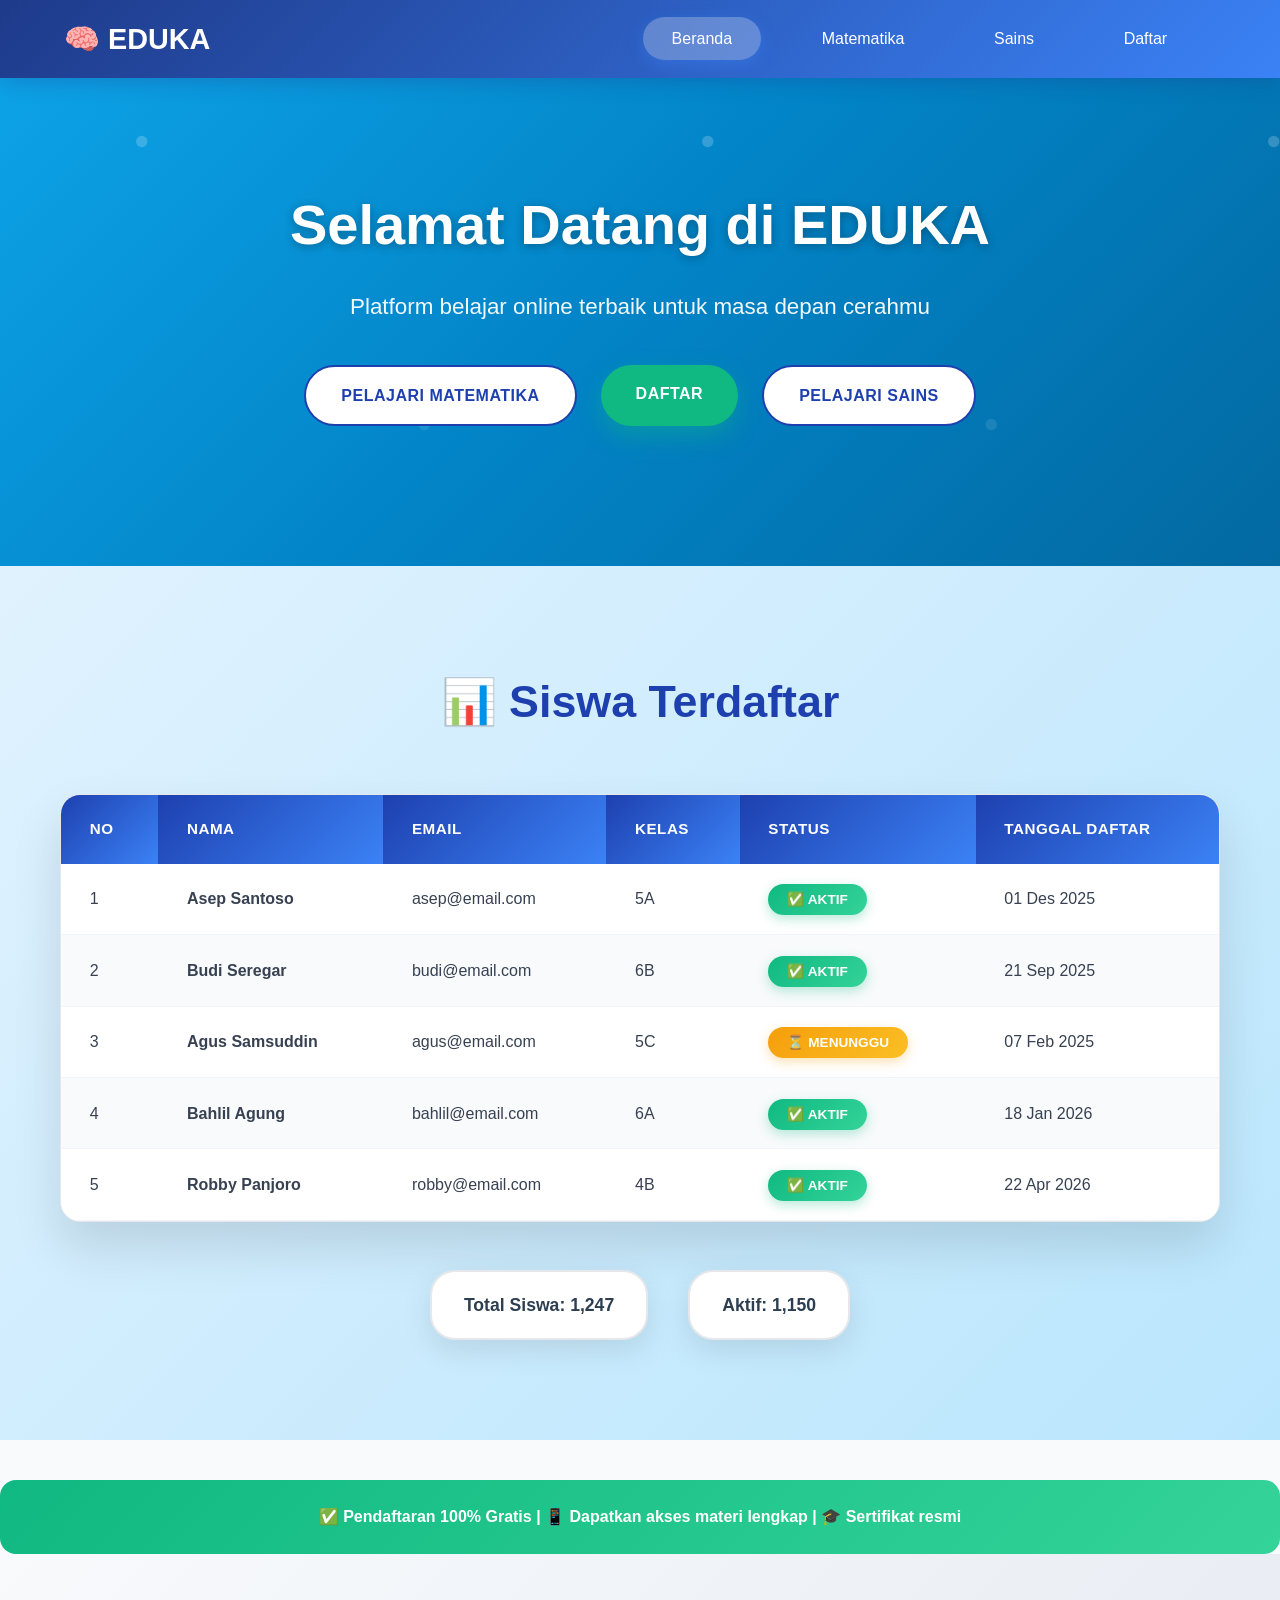
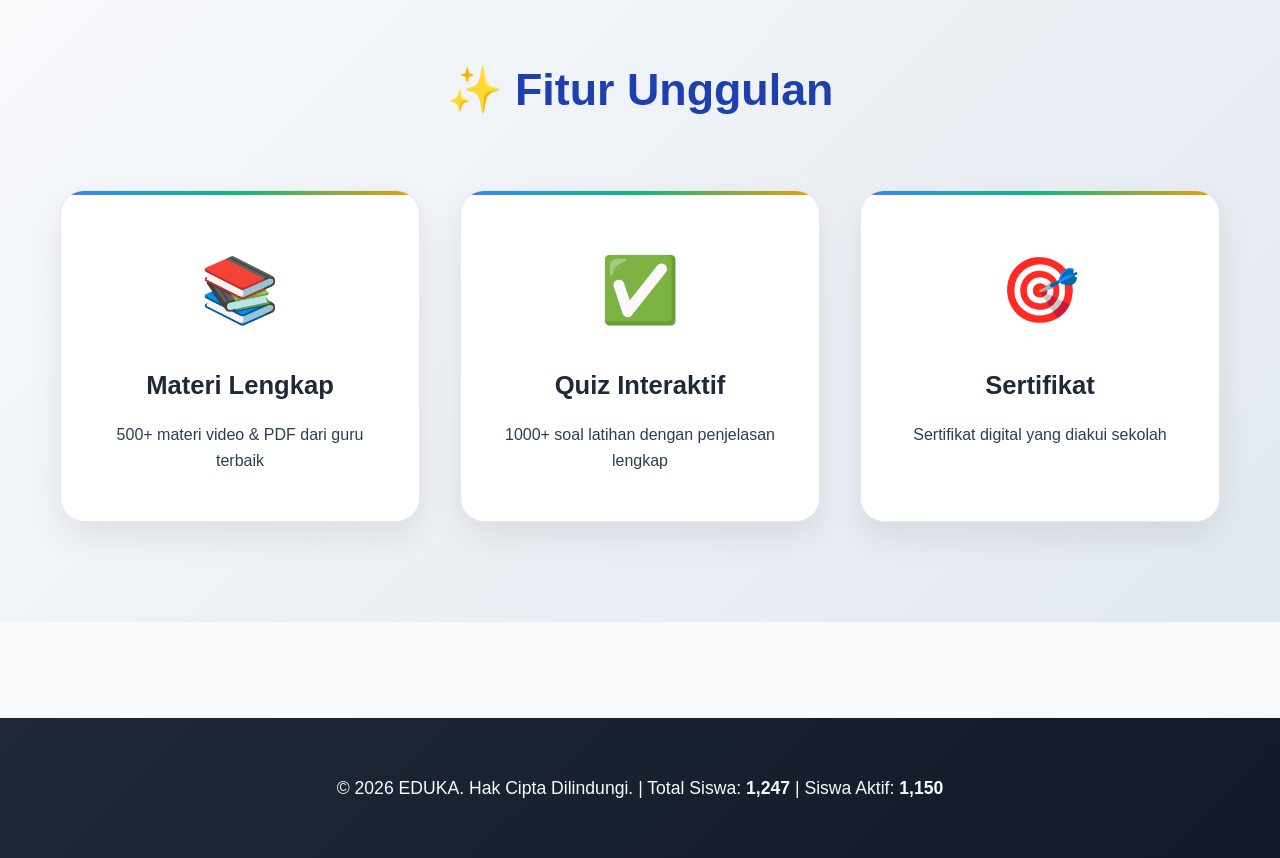
<file: index.html>
<!doctype html>
<html lang="id">
  <head>
    <meta charset="UTF-8" />
    <meta name="viewport" content="width=device-width, initial-scale=1.0" />
    <title>EDUKA - Platform Belajar Online</title>
    <link rel="stylesheet" href="style.css" />
  </head>
  <body>
    <header>
      <nav class="navbar">
        <div class="nav-inner">
          <div class="logo">
            <h2>🧠 EDUKA</h2>
          </div>
          <button class="hamburger" id="hamburger" aria-label="Toggle menu">
            <span></span><span></span><span></span>
          </button>
          <ul class="nav-menu" id="nav-menu">
            <li><a href="#home" class="active">Beranda</a></li>
            <li><a href="matematika.html">Matematika</a></li>
            <li><a href="sains.html">Sains</a></li>
            <li><a href="daftar.html">Daftar</a></li>
          </ul>
        </div>
      </nav>
    </header>

    <main>
      <section class="hero" id="home">
        <div class="hero-content">
          <h1>Selamat Datang di EDUKA</h1>
          <p>Platform belajar online terbaik untuk masa depan cerahmu</p>
          <div class="cta-buttons">
            <a href="matematika.html" class="btn btn-secondary"
              >Pelajari Matematika</a>
              <a href="daftar.html" class="btn btn-primary">Daftar</a>
            <a href="sains.html" class="btn btn-secondary">Pelajari Sains</a>
          </div>
        </div>
      </section>
      <!-- Tabel Siswa Terdaftar -->
      <section class="table-section">
        <div class="container">
          <h2>📊 Siswa Terdaftar</h2>
          <div class="table-container">
            <table class="students-table">
              <thead>
                <tr>
                  <th>No</th>
                  <th>Nama</th>
                  <th>Email</th>
                  <th>Kelas</th>
                  <th>Status</th>
                  <th>Tanggal Daftar</th>
                </tr>
              </thead>
              <tbody>
                <tr>
                  <td>1</td>
                  <td><strong>Asep Santoso</strong></td>
                  <td>asep@email.com</td>
                  <td>5A</td>
                  <td><span class="status active">✅ Aktif</span></td>
                  <td>01 Des 2025</td>
                </tr>
                <tr>
                  <td>2</td>
                  <td><strong>Budi Seregar</strong></td>
                  <td>budi@email.com</td>
                  <td>6B</td>
                  <td><span class="status active">✅ Aktif</span></td>
                  <td>21 Sep 2025</td>
                </tr>
                <tr>
                  <td>3</td>
                  <td><strong>Agus Samsuddin</strong></td>
                  <td>agus@email.com</td>
                  <td>5C</td>
                  <td><span class="status pending">⏳ Menunggu</span></td>
                  <td>07 Feb 2025</td>
                </tr>
                <tr>
                  <td>4</td>
                  <td><strong>Bahlil Agung</strong></td>
                  <td>bahlil@email.com</td>
                  <td>6A</td>
                  <td><span class="status active">✅ Aktif</span></td>
                  <td>18 Jan 2026</td>
                </tr>
                <tr>
                  <td>5</td>
                  <td><strong>Robby Panjoro</strong></td>
                  <td>robby@email.com</td>
                  <td>4B</td>
                  <td><span class="status active">✅ Aktif</span></td>
                  <td>22 Apr 2026</td>
                </tr>
              </tbody>
            </table>
          </div>
          <div class="table-stats">
            <span class="stat-item">Total Siswa: <strong>1,247</strong></span>
            <span class="stat-item">Aktif: <strong>1,150</strong></span>
          </div>
        </div>
      </section>

          <div class="form-info">
            <p>
              ✅ <strong>Pendaftaran 100% Gratis</strong> | 📱 Dapatkan akses
              materi lengkap | 🎓 Sertifikat resmi
            </p>
          </div>
        </div>
      </section>

      <section class="features">
        <div class="container">
          <h2>✨ Fitur Unggulan</h2>
          <div class="feature-grid">
            <div class="feature-card">
              <div class="feature-icon">📚</div>
              <h3>Materi Lengkap</h3>
              <p>500+ materi video & PDF dari guru terbaik</p>
            </div>
            <div class="feature-card">
              <div class="feature-icon">✅</div>
              <h3>Quiz Interaktif</h3>
              <p>1000+ soal latihan dengan penjelasan lengkap</p>
            </div>
            <div class="feature-card">
              <div class="feature-icon">🎯</div>
              <h3>Sertifikat</h3>
              <p>Sertifikat digital yang diakui sekolah</p>
            </div>
          </div>
        </div>
      </section>
    </main>

    <footer>
      <div class="container">
        <p>
          &copy; 2026 EDUKA. Hak Cipta Dilindungi. | Total Siswa:
          <strong>1,247</strong> | Siswa Aktif: <strong>1,150</strong>
        </p>
      </div>
    </footer>
    <script>
      const hamburger = document.getElementById('hamburger');
      const navMenu = document.getElementById('nav-menu');
      hamburger.addEventListener('click', () => {
        hamburger.classList.toggle('open');
        navMenu.classList.toggle('open');
      });
      navMenu.querySelectorAll('a').forEach(a => {
        a.addEventListener('click', () => {
          hamburger.classList.remove('open');
          navMenu.classList.remove('open');
        });
      });
    </script>
  </body>
</html>
</file>
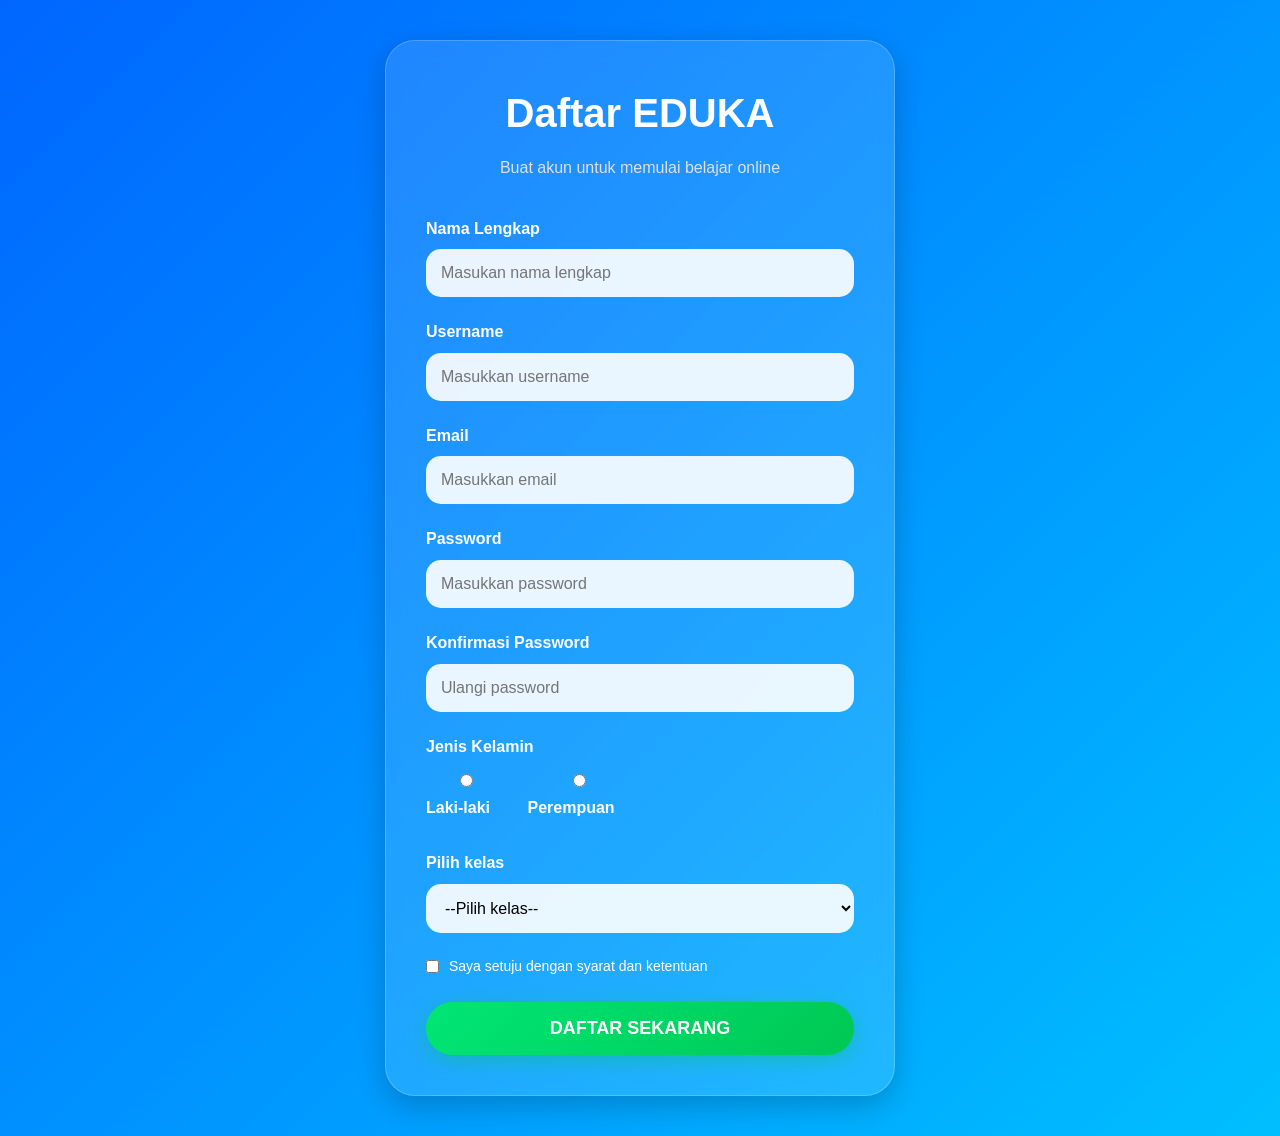
<file: daftar.html>
<!doctype html>
<html lang="id">
  <head>
    <meta charset="UTF-8" />
    <meta name="viewport" content="width=device-width, initial-scale=1.0" />
    <title>DAFTAR EDUKA</title>
    <link rel="stylesheet" href="style.css" />
  </head>

  <body class="halaman-daftar">
    <div class="container">
      <div class="form-box">
        <h1>Daftar EDUKA</h1>
        <p>Buat akun untuk memulai belajar online</p>
        <form>
          <div class="input-box">
            <label>Nama Lengkap</label>
            <input type="text" placeholder="Masukan nama lengkap" required />
          </div>
          <div class="input-box">
            <label>Username</label>
            <input type="text" placeholder="Masukkan username" required />
          </div>
          <div class="input-box">
            <label>Email</label>
            <input type="email" placeholder="Masukkan email" required />
          </div>
          <div class="input-box">
            <label>Password</label>
            <input type="password" placeholder="Masukkan password" required />
          </div>
          <div class="input-box">
            <label>Konfirmasi Password</label>
            <input type="password" placeholder="Ulangi password" required />
          </div>
          <div class="input-box">
            <label>Jenis Kelamin</label>
            <div class="radio-group">
              <label> <input type="radio" name="jk" /> Laki-laki</label>
              <label> <input type="radio" name="jk" /> Perempuan</label>
            </div>
          </div>
          <div class="input-box">
            <label>Pilih kelas</label>
            <select required>
              <option value="">--Pilih kelas--</option>
              <option>Kelas Matematika</option>
              <option>Kelas Sains</option>
            </select>
          </div>
          <div class="checkbox">
            <input type="checkbox" required />
            <span>Saya setuju dengan syarat dan ketentuan</span>
          </div>
          <button type="submit" class="btn-daftar">DAFTAR SEKARANG</button>
        </form>
      </div>
    </div>
  </body>
</html>
</file>
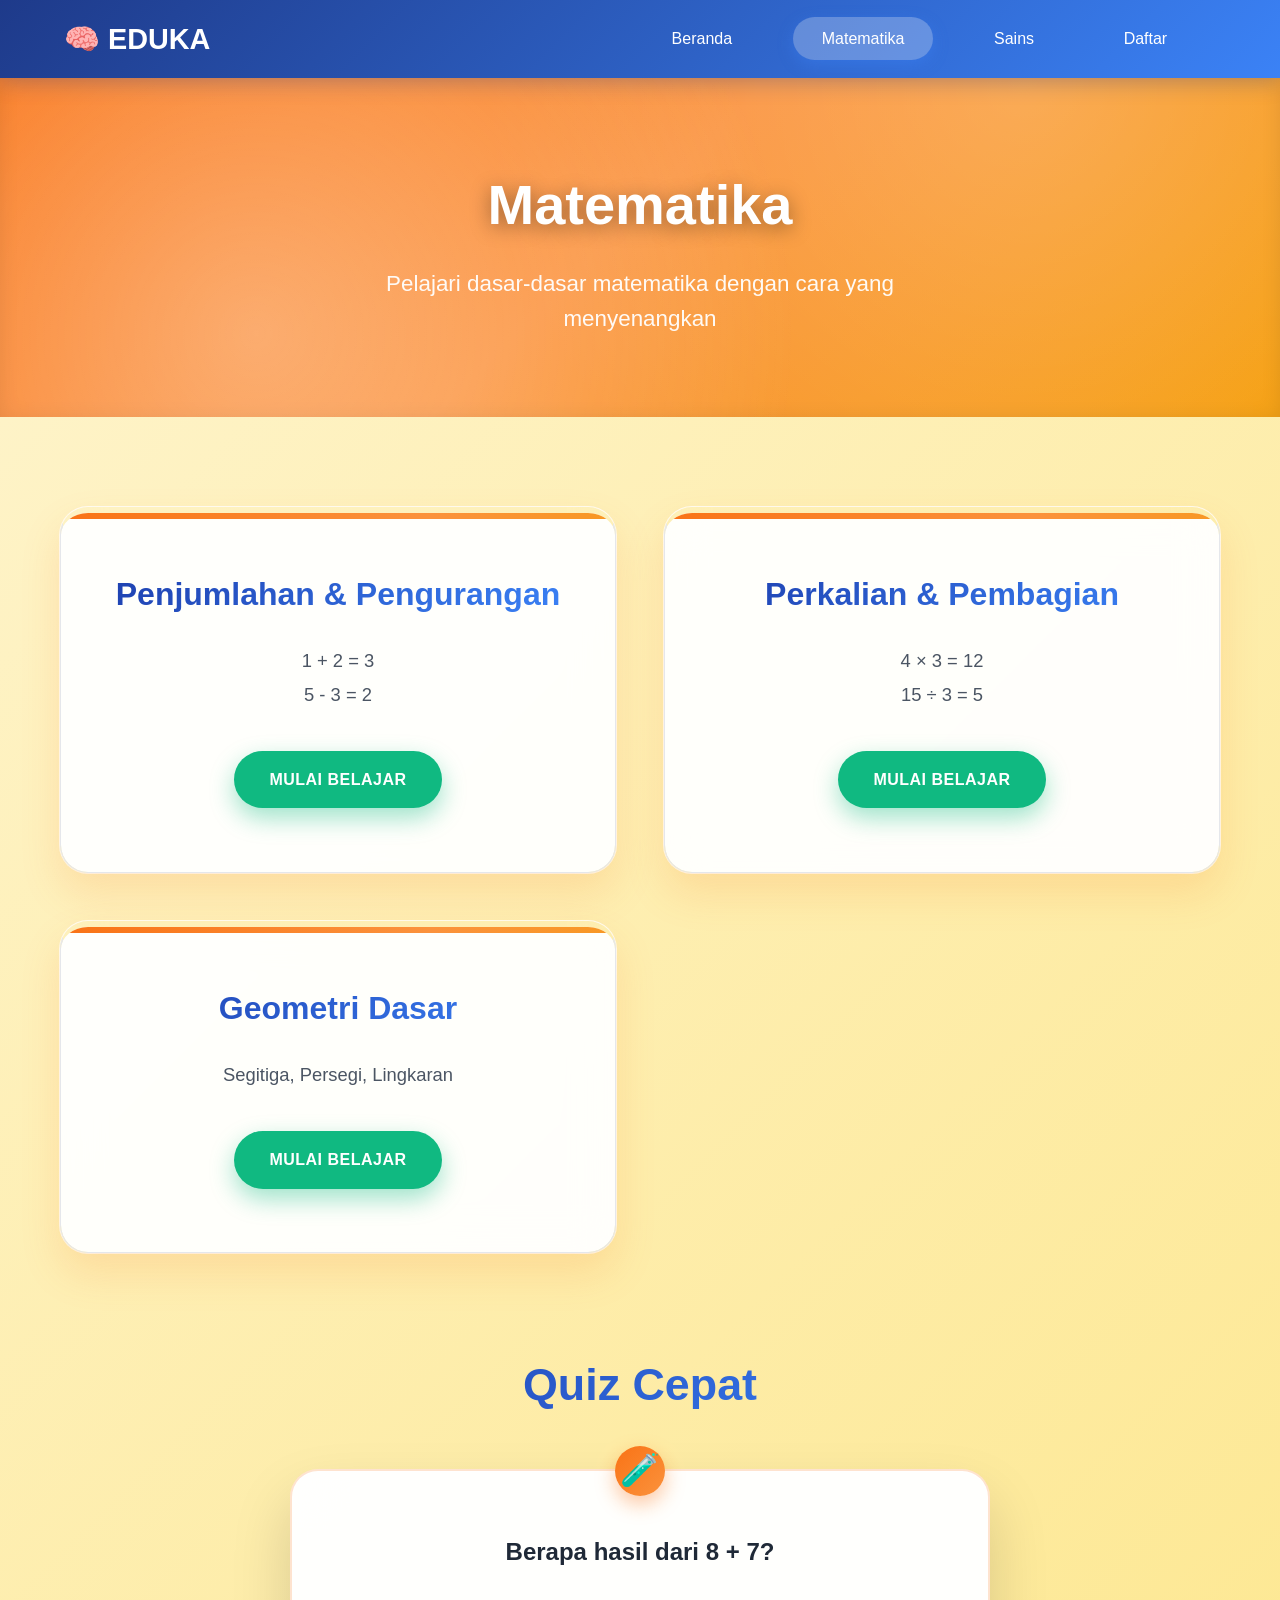
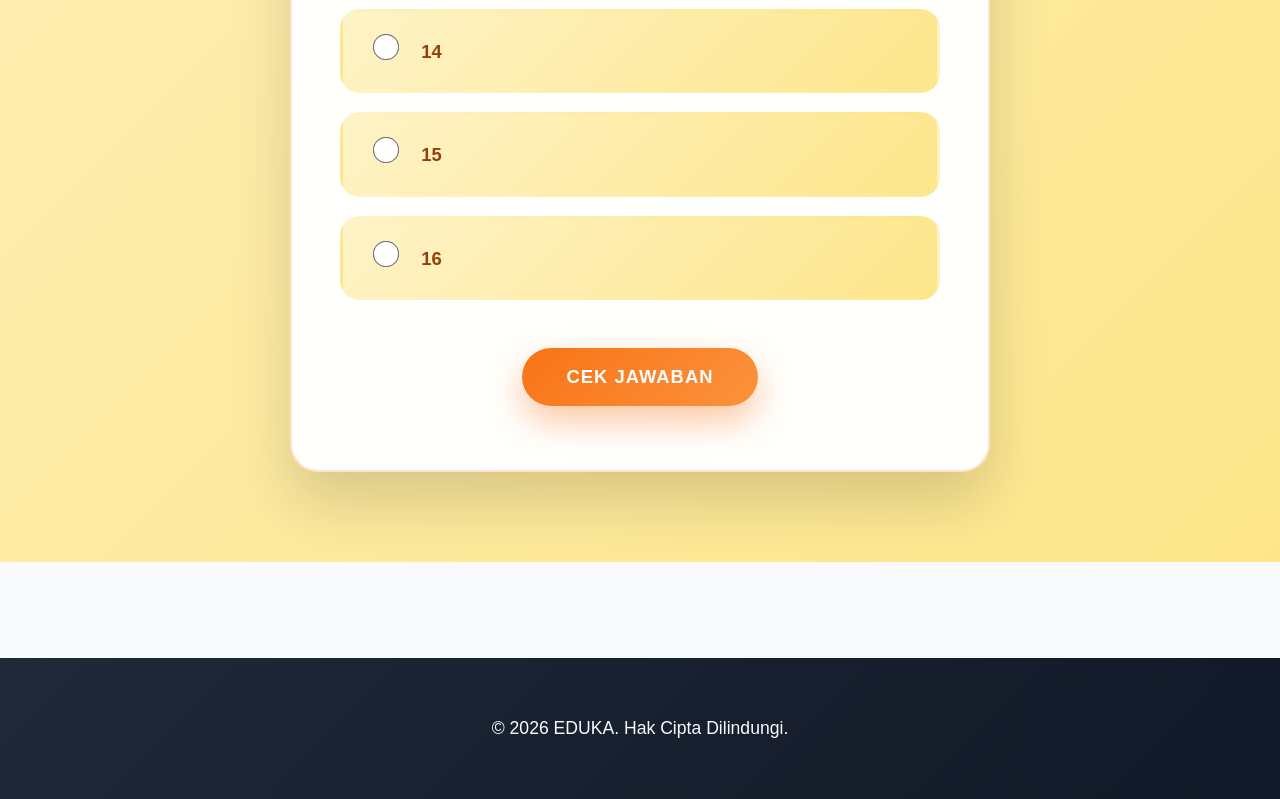
<file: matematika.html>
<!doctype html>
<html lang="id">
  <head>
    <meta charset="UTF-8" />
    <meta name="viewport" content="width=device-width, initial-scale=1.0" />
    <title>Matematika - EDUKA</title>
    <link rel="stylesheet" href="style.css" />
  </head>

  <body>
    <header>
      <nav class="navbar">
        <div class="nav-inner">
          <div class="logo">
            <h2>🧠 EDUKA</h2>
          </div>
          <button class="hamburger" id="hamburger" aria-label="Toggle menu">
            <span></span><span></span><span></span>
          </button>
          <ul class="nav-menu" id="nav-menu">
            <li><a href="index.html">Beranda</a></li>
            <li><a href="matematika.html" class="active">Matematika</a></li>
            <li><a href="sains.html">Sains</a></li>
            <li><a href="daftar.html">Daftar</a></li>
          </ul>
        </div>
      </nav>
    </header>

    <main>
      <section class="page-header">
        <div class="container">
          <h1>Matematika</h1>
          <p>Pelajari dasar-dasar matematika dengan cara yang menyenangkan</p>
        </div>
      </section>

      <section class="content">
        <div class="container">
          <div class="lesson-grid">
            <div class="lesson-card">
              <h3>Penjumlahan & Pengurangan</h3>
              <p>1 + 2 = 3<br />5 - 3 = 2</p>
              <a href="#" class="btn btn-primary">Mulai Belajar</a>
            </div>
            <div class="lesson-card">
              <h3>Perkalian & Pembagian</h3>
              <p>4 × 3 = 12<br />15 ÷ 3 = 5</p>
              <a href="#" class="btn btn-primary">Mulai Belajar</a>
            </div>
            <div class="lesson-card">
              <h3>Geometri Dasar</h3>
              <p>Segitiga, Persegi, Lingkaran</p>
              <a href="#" class="btn btn-primary">Mulai Belajar</a>
            </div>
          </div>

          <div class="quiz-section">
            <h2>Quiz Cepat</h2>
            <div class="quiz">
              <p>Berapa hasil dari 8 + 7?</p>
              <div class="quiz-options">
                <label><input type="radio" name="q1" /> 14</label>
                <label><input type="radio" name="q1" /> 15</label>
                <label><input type="radio" name="q1" /> 16</label>
              </div>
              <button class="btn btn-success">Cek Jawaban</button>
            </div>
          </div>
        </div>
      </section>
    </main>

    <footer>
      <div class="container">
        <p>&copy; 2026 EDUKA. Hak Cipta Dilindungi.</p>
      </div>
    </footer>
    <script>
      const hamburger = document.getElementById('hamburger');
      const navMenu = document.getElementById('nav-menu');
      hamburger.addEventListener('click', () => {
        hamburger.classList.toggle('open');
        navMenu.classList.toggle('open');
      });
    </script>
  </body>
</html>
</file>
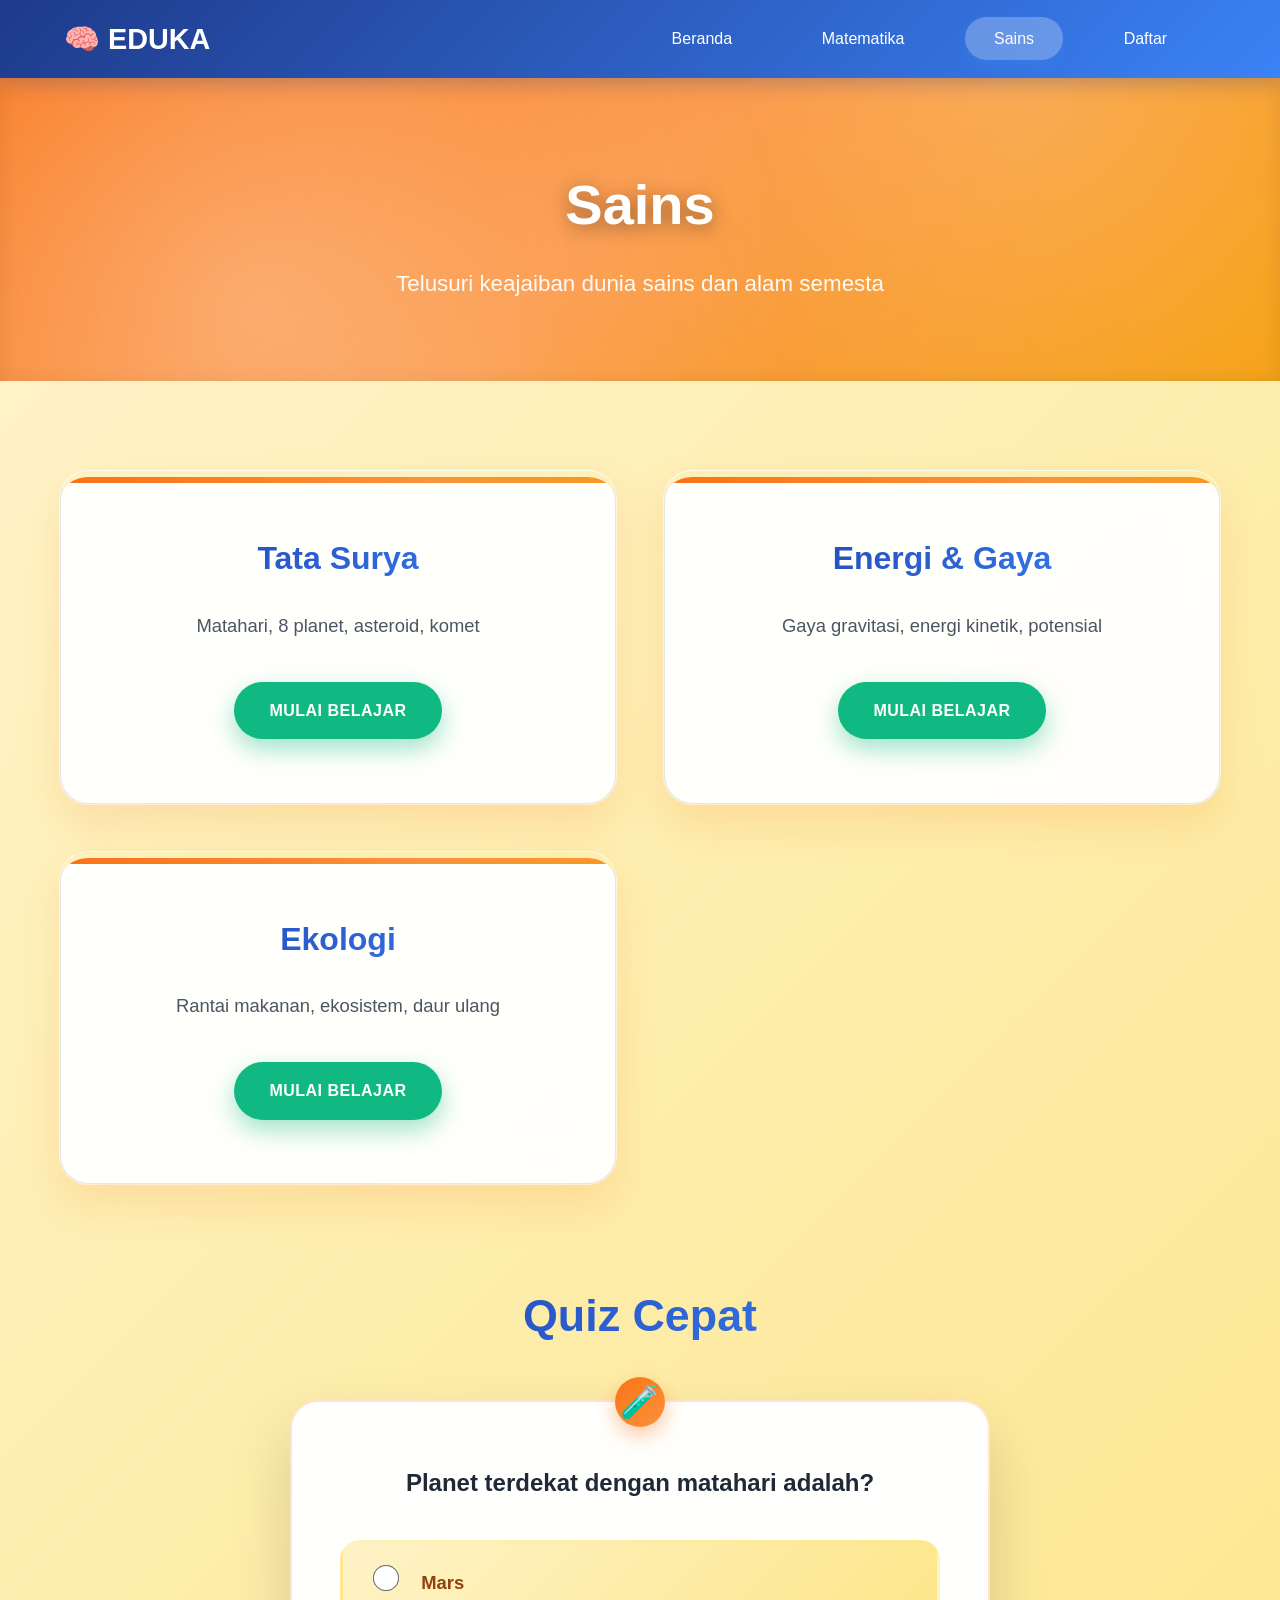
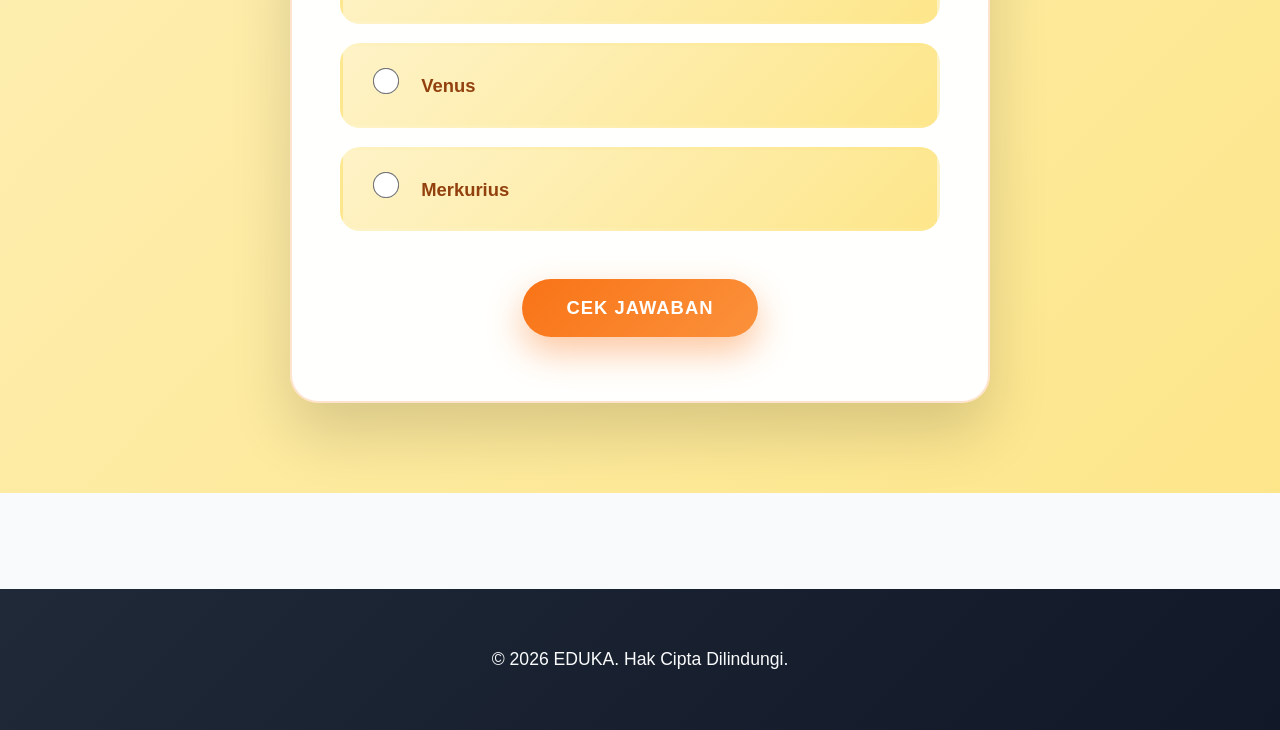
<file: sains.html>
<!doctype html>
<html lang="id">
  <head>
    <meta charset="UTF-8" />
    <meta name="viewport" content="width=device-width, initial-scale=1.0" />
    <title>Sains - EDUKA</title>
    <link rel="stylesheet" href="style.css" />
  </head>
  <body>
    <header>
      <nav class="navbar">
        <div class="nav-inner">
          <div class="logo">
            <h2>🧠 EDUKA</h2>
          </div>
          <button class="hamburger" id="hamburger" aria-label="Toggle menu">
            <span></span><span></span><span></span>
          </button>
          <ul class="nav-menu" id="nav-menu">
            <li><a href="index.html">Beranda</a></li>
            <li><a href="matematika.html">Matematika</a></li>
            <li><a href="sains.html" class="active">Sains</a></li>
            <li><a href="daftar.html">Daftar</a></li>
          </ul>
        </div>
      </nav>
    </header>

    <main>
      <section class="page-header">
        <div class="container">
          <h1>Sains</h1>
          <p>Telusuri keajaiban dunia sains dan alam semesta</p>
        </div>
      </section>

      <section class="content">
        <div class="container">
          <div class="lesson-grid">
            <div class="lesson-card">
              <h3>Tata Surya</h3>
              <p>Matahari, 8 planet, asteroid, komet</p>
              <a href="#" class="btn btn-primary">Mulai Belajar</a>
            </div>
            <div class="lesson-card">
              <h3>Energi & Gaya</h3>
              <p>Gaya gravitasi, energi kinetik, potensial</p>
              <a href="#" class="btn btn-primary">Mulai Belajar</a>
            </div>
            <div class="lesson-card">
              <h3>Ekologi</h3>
              <p>Rantai makanan, ekosistem, daur ulang</p>
              <a href="#" class="btn btn-primary">Mulai Belajar</a>
            </div>
          </div>

          <div class="quiz-section">
            <h2>Quiz Cepat</h2>
            <div class="quiz">
              <p>Planet terdekat dengan matahari adalah?</p>
              <div class="quiz-options">
                <label><input type="radio" name="q2" /> Mars</label>
                <label><input type="radio" name="q2" /> Venus</label>
                <label><input type="radio" name="q2" /> Merkurius</label>
              </div>
              <button class="btn btn-success">Cek Jawaban</button>
            </div>
          </div>
        </div>
      </section>
    </main>

    <footer>
      <div class="container">
        <p>&copy; 2026 EDUKA. Hak Cipta Dilindungi.</p>
      </div>
    </footer>
    <script>
      const hamburger = document.getElementById('hamburger');
      const navMenu = document.getElementById('nav-menu');
      hamburger.addEventListener('click', () => {
        hamburger.classList.toggle('open');
        navMenu.classList.toggle('open');
      });
    </script>
  </body>
</html>
</file>
<file: style.css>
* {
  margin: 0;
  padding: 0;
  box-sizing: border-box;
}

body {
  font-family: "Segoe UI", Tahoma, Geneva, Verdana, sans-serif;
  line-height: 1.6;
  color: #2c3e50;
  background: #f8fafc;
}

/* Container */

.container {
  max-width: 1200px;
  margin: 0 auto;
  padding: 0 20px;
}

/* Navbar - Navy Blue Modern */

.navbar {
  background: linear-gradient(135deg, #1e3a8a 0%, #3b82f6 100%);
  padding: 1.2rem 0;
  position: fixed;
  width: 100%;
  top: 0;
  z-index: 1000;
  box-shadow: 0 4px 20px rgba(30, 58, 138, 0.3);
}

.logo h2 {
  color: #ffffff;
  margin: 0;
  font-size: 1.8rem;
}

.nav-menu {
  list-style: none;
  display: flex;
  justify-content: flex-end;
  gap: 2rem;
  align-items: center;
  margin: 0;
  padding: 0 20px;
}

.nav-menu a {
  color: #ffffff;
  text-decoration: none;
  padding: 0.8rem 1.8rem;
  border-radius: 25px;
  transition: all 0.3s ease;
  font-weight: 500;
  font-size: 1rem;
}

.nav-menu a:hover,
.nav-menu a.active {
  background: rgba(255, 255, 255, 0.25);
  transform: translateY(-2px);
  box-shadow: 0 5px 15px rgba(59, 130, 246, 0.4);
}

/* Hero - Clean Teal Gradient */

.hero {
  background: linear-gradient(135deg, #0ea5e9 0%, #0284c7 50%, #0369a1 100%);
  padding: 180px 0 140px;
  text-align: center;
  color: white;
  position: relative;
  overflow: hidden;
}

.hero::before {
  content: "";
  position: absolute;
  top: 0;
  left: 0;
  right: 0;
  bottom: 0;
  background: url('data:image/svg+xml,<svg xmlns="http://www.w3.org/2000/svg" viewBox="0 0 100 100"><circle cx="25" cy="25" r="1" fill="rgba(255,255,255,0.2)"/><circle cx="75" cy="75" r="1" fill="rgba(255,255,255,0.1)"/></svg>');
}

.hero h1 {
  font-size: 3.5rem;
  margin-bottom: 1.2rem;
  font-weight: 800;
  text-shadow: 0 2px 10px rgba(0, 0, 0, 0.3);
}

.hero p {
  font-size: 1.4rem;
  margin-bottom: 2.5rem;
  opacity: 0.95;
  max-width: 600px;
  margin-left: auto;
  margin-right: auto;
}

.cta-buttons {
  display: flex;
  gap: 1.5rem;
  justify-content: center;
  flex-wrap: wrap;
}

/* Buttons - High Contrast */

.btn {
  padding: 16px 35px;
  border-radius: 50px;
  text-decoration: none;
  font-weight: 700;
  font-size: 1rem;
  transition: all 0.3s cubic-bezier(0.4, 0, 0.2, 1);
  border: none;
  cursor: pointer;
  display: inline-block;
  text-transform: uppercase;
  letter-spacing: 0.5px;
  position: relative;
  overflow: hidden;
}

.btn-primary {
  background: #10b981;
  color: white;
  box-shadow: 0 10px 25px rgba(16, 185, 129, 0.4);
}

.btn-primary:hover {
  background: #059669;
  transform: translateY(-4px);
  box-shadow: 0 20px 40px rgba(16, 185, 129, 0.6);
}

.btn-secondary {
  background: white;
  color: #1e40af;
  border: 2px solid #1e40af;
  font-weight: 700;
}

.btn-secondary:hover {
  background: #1e40af;
  color: white;
  transform: translateY(-4px);
}

.btn-large {
  width: 100%;
  padding: 20px;
  font-size: 1.15rem;
  border-radius: 15px;
}

/* Table Section - Professional Blue */

.table-section {
  padding: 100px 0;
  background: linear-gradient(135deg, #e0f2fe 0%, #bae6fd 100%);
}

.table-section h2 {
  text-align: center;
  font-size: 2.8rem;
  margin-bottom: 3.5rem;
  color: #1e40af;
  font-weight: 800;
}

.table-container {
  background: white;
  border-radius: 20px;
  overflow: hidden;
  box-shadow: 0 25px 50px rgba(0, 0, 0, 0.12);
  margin-bottom: 3rem;
  border: 1px solid #e5e7eb;
}

.students-table {
  width: 100%;
  border-collapse: collapse;
}

.students-table th {
  background: linear-gradient(135deg, #1e40af 0%, #3b82f6 100%);
  color: white;
  padding: 1.4rem 1.8rem;
  text-align: left;
  font-weight: 700;
  font-size: 0.95rem;
  text-transform: uppercase;
  letter-spacing: 0.5px;
}

.students-table td {
  padding: 1.4rem 1.8rem;
  border-bottom: 1px solid #f1f5f9;
  color: #374151;
}

.students-table tbody tr {
  transition: all 0.3s ease;
}

.students-table tbody tr:nth-child(even) {
  background: #f8fafc;
}

.students-table tbody tr:hover {
  background: #eff6ff !important;
  transform: scale(1.01);
  box-shadow: 0 10px 30px rgba(59, 130, 246, 0.15);
}

.status {
  padding: 0.5rem 1.2rem;
  border-radius: 25px;
  font-size: 0.85rem;
  font-weight: 700;
  text-transform: uppercase;
}

.status.active {
  background: linear-gradient(135deg, #10b981, #34d399);
  color: white;
  box-shadow: 0 4px 12px rgba(16, 185, 129, 0.3);
}

.status.pending {
  background: linear-gradient(135deg, #f59e0b, #fbbf24);
  color: white;
  box-shadow: 0 4px 12px rgba(245, 158, 11, 0.3);
  animation: pulse 2s infinite;
}

.table-stats {
  display: flex;
  justify-content: center;
  gap: 2.5rem;
  flex-wrap: wrap;
}

.stat-item {
  background: white;
  padding: 1.2rem 2rem;
  border-radius: 25px;
  font-weight: 700;
  font-size: 1.1rem;
  box-shadow: 0 10px 30px rgba(0, 0, 0, 0.1);
  border: 2px solid #e5e7eb;
  transition: all 0.3s ease;
}

.stat-item:hover {
  transform: translateY(-3px);
  box-shadow: 0 20px 40px rgba(0, 0, 0, 0.15);
}

/* Form Section - Clean White */

.form-section {
  padding: 100px 0;
  background: white;
}

.form-section h2 {
  text-align: center;
  font-size: 2.8rem;
  margin-bottom: 1rem;
  color: #1e40af;
  font-weight: 800;
}

.form-subtitle {
  text-align: center;
  margin-bottom: 4rem;
  color: #6b7280;
  font-size: 1.25rem;
  max-width: 700px;
  margin-left: auto;
  margin-right: auto;
}

.registration-form {
  max-width: 900px;
  margin: 0 auto;
  background: #ffffff;
  padding: 4rem;
  border-radius: 24px;
  box-shadow: 0 25px 60px rgba(0, 0, 0, 0.1);
  border: 1px solid #e5e7eb;
}

.form-row {
  display: grid;
  grid-template-columns: 1fr 1fr;
  gap: 2.5rem;
  margin-bottom: 2.5rem;
}

.form-group {
  position: relative;
}

.form-group label {
  display: block;
  margin-bottom: 0.8rem;
  font-weight: 700;
  color: #1f2937;
  font-size: 1rem;
}

.form-group input,
.form-group select,
.form-group textarea {
  width: 100%;
  padding: 1.2rem 1.5rem;
  border: 2px solid #d1d5db;
  border-radius: 12px;
  font-size: 1rem;
  background: #fafbfc;
  transition: all 0.3s ease;
  font-family: inherit;
}

.form-group input:focus,
.form-group select:focus,
.form-group textarea:focus {
  outline: none;
  border-color: #3b82f6;
  background: white;
  box-shadow: 0 0 0 4px rgba(59, 130, 246, 0.1);
  transform: translateY(-2px);
}

.checkbox-group {
  margin: 2.5rem 0 3rem;
}

.checkbox-label {
  display: flex;
  align-items: flex-start;
  cursor: pointer;
  font-size: 1rem;
  color: #6b7280;
}

.checkbox-label input[type="checkbox"] {
  margin-right: 1rem;
  margin-top: 0.3rem;
  width: 20px;
  height: 20px;
  accent-color: #3b82f6;
}

.terms-link {
  color: #3b82f6;
  text-decoration: none;
  font-weight: 600;
}

.terms-link:hover {
  text-decoration: underline;
}

.form-info {
  text-align: center;
  margin-top: 2.5rem;
  padding: 1.5rem;
  background: linear-gradient(135deg, #10b981, #34d399);
  color: white;
  border-radius: 16px;
  font-weight: 600;
}

/* Features - Modern Cards */

.features {
  padding: 100px 0;
  background: linear-gradient(135deg, #f8fafc 0%, #e2e8f0 100%);
}

.features h2 {
  text-align: center;
  font-size: 2.8rem;
  margin-bottom: 4rem;
  color: #1e40af;
  font-weight: 800;
}

.feature-grid {
  display: grid;
  grid-template-columns: repeat(auto-fit, minmax(320px, 1fr));
  gap: 2.5rem;
}

.feature-card {
  background: white;
  padding: 3rem 2.5rem;
  border-radius: 24px;
  text-align: center;
  box-shadow: 0 15px 35px rgba(0, 0, 0, 0.08);
  border: 1px solid #e5e7eb;
  transition: all 0.4s ease;
  position: relative;
  overflow: hidden;
}

.feature-card::before {
  content: "";
  position: absolute;
  top: 0;
  left: 0;
  right: 0;
  height: 4px;
  background: linear-gradient(90deg, #3b82f6, #10b981, #f59e0b);
}

.feature-card:hover {
  transform: translateY(-12px);
  box-shadow: 0 30px 60px rgba(0, 0, 0, 0.15);
}

.feature-icon {
  font-size: 4rem;
  margin-bottom: 1.5rem;
  display: block;
}

.feature-card h3 {
  font-size: 1.6rem;
  margin-bottom: 1rem;
  color: #1f2937;
  font-weight: 700;
}

/* Footer */

footer {
  background: linear-gradient(135deg, #1f2937 0%, #111827 100%);
  color: #f9fafb;
  text-align: center;
  padding: 3rem 0;
  font-size: 1.1rem;
}

/* Animations */

@keyframes pulse {
  0%,
  100% {
    transform: scale(1);
  }
  50% {
    transform: scale(1.05);
  }
}

/* Responsive */

@media (max-width: 768px) {
  .nav-menu {
    flex-direction: column;
    gap: 1rem;
    padding-top: 1rem;
  }
  .hero {
    padding: 150px 0 100px;
  }
  .hero h1 {
    font-size: 2.5rem;
  }
  .cta-buttons {
    flex-direction: column;
    align-items: center;
    gap: 1rem;
  }
  .form-row {
    grid-template-columns: 1fr;
    gap: 1.5rem;
  }
  .registration-form {
    padding: 2.5rem 2rem;
    margin: 1rem;
  }
  .students-table {
    font-size: 0.9rem;
  }
  .students-table th,
  .students-table td {
    padding: 1rem;
  }
  .table-stats {
    flex-direction: column;
    gap: 1rem;
    align-items: center;
  }
}

@media (max-width: 480px) {
  .hero h1 {
    font-size: 2rem;
  }
  .table-section h2,
  .form-section h2,
  .features h2 {
    font-size: 2rem;
  }
}

/* Page Header - Hero untuk Subpage */

.page-header {
  background: linear-gradient(135deg, #10b981 0%, #34d399 50%, #059669 100%);
  color: white;
  padding: 160px 0 80px;
  text-align: center;
  position: relative;
  overflow: hidden;
}

.page-header::before {
  content: "";
  position: absolute;
  top: 0;
  left: 0;
  right: 0;
  bottom: 0;
  background: url('data:image/svg+xml,<svg xmlns="http://www.w3.org/2000/svg" viewBox="0 0 100 100"><circle cx="20" cy="20" r="1.5" fill="rgba(255,255,255,0.3)"/><circle cx="80" cy="80" r="1" fill="rgba(255,255,255,0.2)"/></svg>');
}

.page-header h1 {
  font-size: 3.5rem;
  margin-bottom: 1rem;
  font-weight: 800;
  text-shadow: 0 2px 15px rgba(0, 0, 0, 0.3);
}

.page-header p {
  font-size: 1.4rem;
  opacity: 0.95;
  max-width: 600px;
  margin: 0 auto;
}

/* ========================================
   SMATEMATIKA PAGE
======================================== */

/* Content Section */

.content {
  padding: 80px 0;
  background: #f8fafc;
}

/* Lesson Grid */

.lesson-grid {
  display: grid;
  grid-template-columns: repeat(auto-fit, minmax(350px, 1fr));
  gap: 2.5rem;
  margin-bottom: 5rem;
}

.lesson-card {
  background: white;
  padding: 3rem 2.5rem;
  border-radius: 24px;
  text-align: center;
  box-shadow: 0 15px 40px rgba(0, 0, 0, 0.08);
  border: 1px solid #e5e7eb;
  transition: all 0.4s cubic-bezier(0.4, 0, 0.2, 1);
  position: relative;
  overflow: hidden;
}

.lesson-card::before {
  content: "";
  position: absolute;
  top: 0;
  left: 0;
  right: 0;
  height: 5px;
  background: linear-gradient(90deg, #10b981, #34d399, #059669);
}

.lesson-card:hover {
  transform: translateY(-15px);
  box-shadow: 0 35px 70px rgba(16, 185, 129, 0.2);
  border-color: #10b981;
}

.lesson-card h3 {
  font-size: 1.8rem;
  margin-bottom: 1.2rem;
  color: #1e40af;
  font-weight: 700;
}

.lesson-card p {
  color: #6b7280;
  font-size: 1.1rem;
  margin-bottom: 2rem;
  line-height: 1.7;
}

/* Quiz Section */

.quiz-section {
  max-width: 600px;
  margin: 0 auto;
  text-align: center;
}

.quiz-section h2 {
  font-size: 2.5rem;
  color: #1e40af;
  margin-bottom: 2.5rem;
  font-weight: 800;
}

.quiz {
  background: white;
  padding: 3rem 2.5rem;
  border-radius: 24px;
  box-shadow: 0 20px 50px rgba(0, 0, 0, 0.1);
  border: 1px solid #e5e7eb;
}

.quiz p {
  font-size: 1.4rem;
  color: #374151;
  margin-bottom: 2rem;
  font-weight: 600;
}

.quiz-options {
  margin-bottom: 2.5rem;
  text-align: left;
}

.quiz-options label {
  display: block;
  padding: 1.2rem 1.5rem;
  margin-bottom: 1rem;
  background: #f8fafc;
  border-radius: 16px;
  cursor: pointer;
  transition: all 0.3s ease;
  border: 2px solid transparent;
  font-size: 1.1rem;
  color: #374151;
}

.quiz-options label:hover {
  background: #eff6ff;
  border-color: #3b82f6;
  transform: translateX(5px);
}

.quiz-options input[type="radio"] {
  margin-right: 1rem;
  width: 20px;
  height: 20px;
  accent-color: #10b981;
}

.btn-success {
  background: linear-gradient(135deg, #10b981, #34d399);
  color: white;
  box-shadow: 0 10px 25px rgba(16, 185, 129, 0.4);
  padding: 16px 40px;
  font-size: 1.1rem;
  font-weight: 700;
}

.btn-success:hover {
  background: linear-gradient(135deg, #059669, #10b981);
  transform: translateY(-3px);
  box-shadow: 0 20px 40px rgba(16, 185, 129, 0.6);
}

/* Footer */

footer {
  background: linear-gradient(135deg, #1f2937 0%, #111827 100%);
  color: #f9fafb;
  text-align: center;
  padding: 3rem 0;
  margin-top: 5rem;
}

/* Animations */

@keyframes float {
  0%,
  100% {
    transform: translateY(0px);
  }
  50% {
    transform: translateY(-10px);
  }
}

/* Responsive */

@media (max-width: 768px) {
  .page-header {
    padding: 140px 0 60px;
  }
  .page-header h1 {
    font-size: 2.5rem;
  }
  .lesson-grid {
    grid-template-columns: 1fr;
    gap: 2rem;
  }
  .quiz {
    padding: 2.5rem 2rem;
  }
  .quiz-options label {
    padding: 1rem;
  }
}

@media (max-width: 480px) {
  .page-header h1 {
    font-size: 2rem;
  }
  .lesson-card,
  .quiz {
    padding: 2rem 1.5rem;
  }
}

/* ========================================
   SAINS PAGE 
======================================== */

/* Page Header - Orange Science Gradient */

.page-header {
  background: linear-gradient(135deg, #f97316 0%, #fb923c 50%, #f59e0b 100%);
  color: white;
  padding: 160px 0 80px;
  text-align: center;
  position: relative;
  overflow: hidden;
  box-shadow: inset 0 2px 20px rgba(0, 0, 0, 0.1);
}

.page-header::before {
  content: "";
  position: absolute;
  top: 0;
  left: 0;
  right: 0;
  bottom: 0;
  background-image:
    radial-gradient(
      circle at 20% 80%,
      rgba(255, 255, 255, 0.3) 0%,
      transparent 50%
    ),
    radial-gradient(
      circle at 80% 20%,
      rgba(255, 255, 255, 0.2) 0%,
      transparent 50%
    );
  pointer-events: none;
}

.page-header h1 {
  font-size: 3.5rem;
  margin-bottom: 1rem;
  font-weight: 800;
  text-shadow: 0 4px 20px rgba(0, 0, 0, 0.4);
  position: relative;
  z-index: 2;
}

.page-header p {
  font-size: 1.4rem;
  opacity: 0.95;
  max-width: 650px;
  margin: 0 auto;
  font-weight: 400;
  position: relative;
  z-index: 2;
}

/* Content Section */

.content {
  padding: 90px 0;
  background: linear-gradient(135deg, #fef3c7 0%, #fde68a 100%);
  min-height: 100vh;
}

/* Lesson Grid - Science Cards */

.lesson-grid {
  display: grid;
  grid-template-columns: repeat(auto-fit, minmax(360px, 1fr));
  gap: 3rem;
  margin-bottom: 6rem;
}

.lesson-card {
  background: rgba(255, 255, 255, 0.95);
  backdrop-filter: blur(20px);
  padding: 3.5rem 3rem;
  border-radius: 28px;
  text-align: center;
  box-shadow:
    0 20px 40px rgba(249, 115, 22, 0.15),
    0 0 0 1px rgba(255, 255, 255, 0.8);
  transition: all 0.4s cubic-bezier(0.4, 0, 0.2, 1);
  position: relative;
  overflow: hidden;
  border-top: 6px solid transparent;
  background-clip: padding-box;
}

.lesson-card::before {
  content: "";
  position: absolute;
  top: 0;
  left: 0;
  right: 0;
  height: 6px;
  background: linear-gradient(90deg, #f97316, #fb923c, #f59e0b, #ef4444);
  background-size: 200% 100%;
  animation: shimmer 3s infinite;
}

.lesson-card:hover {
  transform: translateY(-20px) scale(1.02);
  box-shadow:
    0 40px 80px rgba(249, 115, 22, 0.25),
    0 0 0 1px rgba(255, 255, 255, 1);
  border-top-color: #f97316;
}

.lesson-card h3 {
  font-size: 2rem;
  margin-bottom: 1.5rem;
  background: linear-gradient(135deg, #1e40af, #3b82f6);
  -webkit-background-clip: text;
  -webkit-text-fill-color: transparent;
  background-clip: text;
  font-weight: 800;
}

.lesson-card p {
  color: #4b5563;
  font-size: 1.15rem;
  margin-bottom: 2.5rem;
  line-height: 1.8;
  font-weight: 500;
}

/* Quiz Section - Science Lab Style */

.quiz-section {
  max-width: 700px;
  margin: 0 auto;
  text-align: center;
}

.quiz-section h2 {
  font-size: 2.8rem;
  background: linear-gradient(135deg, #1e40af, #3b82f6);
  -webkit-background-clip: text;
  -webkit-text-fill-color: transparent;
  background-clip: text;
  margin-bottom: 3rem;
  font-weight: 800;
}

.quiz {
  background: rgba(255, 255, 255, 0.98);
  backdrop-filter: blur(25px);
  padding: 4rem 3rem;
  border-radius: 28px;
  box-shadow:
    0 30px 60px rgba(0, 0, 0, 0.15),
    inset 0 1px 0 rgba(255, 255, 255, 0.9);
  border: 2px solid rgba(249, 115, 22, 0.2);
  position: relative;
}

.quiz::before {
  content: "🧪";
  position: absolute;
  top: -25px;
  left: 50%;
  transform: translateX(-50%);
  font-size: 2rem;
  background: linear-gradient(135deg, #f97316, #fb923c);
  color: white;
  width: 50px;
  height: 50px;
  border-radius: 50%;
  display: flex;
  align-items: center;
  justify-content: center;
  box-shadow: 0 8px 20px rgba(249, 115, 22, 0.4);
}

.quiz p {
  font-size: 1.5rem;
  color: #1f2937;
  margin-bottom: 2.5rem;
  font-weight: 700;
  line-height: 1.4;
}

.quiz-options {
  margin-bottom: 3rem;
  text-align: left;
}

.quiz-options label {
  display: block;
  padding: 1.5rem 2rem;
  margin-bottom: 1.2rem;
  background: linear-gradient(135deg, #fef3c7, #fde68a);
  border-radius: 20px;
  cursor: pointer;
  transition: all 0.3s cubic-bezier(0.4, 0, 0.2, 1);
  border: 3px solid transparent;
  font-size: 1.15rem;
  color: #92400e;
  font-weight: 600;
  position: relative;
  overflow: hidden;
}

.quiz-options label::before {
  content: "";
  position: absolute;
  top: 0;
  left: 0;
  right: 0;
  bottom: 0;
  background: linear-gradient(135deg, #fbbf24, #f59e0b);
  opacity: 0;
  transition: opacity 0.3s ease;
}

.quiz-options label:hover::before {
  opacity: 0.1;
}

.quiz-options label:hover {
  transform: translateX(10px);
  border-color: #f97316;
  box-shadow: 0 10px 30px rgba(249, 115, 22, 0.2);
}

.quiz-options input[type="radio"] {
  margin-right: 1.2rem;
  width: 22px;
  height: 22px;
  accent-color: #f97316;
  transform: scale(1.2);
}

.btn-success {
  background: linear-gradient(135deg, #f97316, #fb923c);
  color: white;
  box-shadow: 0 15px 35px rgba(249, 115, 22, 0.4);
  padding: 18px 45px;
  font-size: 1.15rem;
  font-weight: 800;
  text-transform: uppercase;
  letter-spacing: 1px;
  border-radius: 50px;
  position: relative;
  overflow: hidden;
}

.btn-success::before {
  content: "";
  position: absolute;
  top: 0;
  left: -100%;
  width: 100%;
  height: 100%;
  background: linear-gradient(
    90deg,
    transparent,
    rgba(255, 255, 255, 0.3),
    transparent
  );
  transition: left 0.6s;
}

.btn-success:hover::before {
  left: 100%;
}

.btn-success:hover {
  background: linear-gradient(135deg, #ea580c, #f97316);
  transform: translateY(-4px);
  box-shadow: 0 25px 50px rgba(249, 115, 22, 0.6);
}

/* Footer */

footer {
  background: linear-gradient(135deg, #1f2937 0%, #111827 100%);
  color: #f9fafb;
  text-align: center;
  padding: 3.5rem 0;
  margin-top: 6rem;
}

/* Animations */

@keyframes shimmer {
  0% {
    background-position: 200% 0;
  }
  100% {
    background-position: -200% 0;
  }
}

@keyframes float {
  0%,
  100% {
    transform: translateY(0px);
  }
  50% {
    transform: translateY(-8px);
  }
}

/* Responsive */

@media (max-width: 768px) {
  .page-header {
    padding: 140px 0 60px;
  }
  .page-header h1 {
    font-size: 2.6rem;
  }
  .lesson-grid {
    grid-template-columns: 1fr;
    gap: 2rem;
  }
  .quiz {
    padding: 3rem 2rem;
  }
  .quiz-options label {
    padding: 1.2rem 1.5rem;
  }
}

@media (max-width: 480px) {
  .page-header h1 {
    font-size: 2.1rem;
  }
  .lesson-card,
  .quiz {
    padding: 2.5rem 2rem;
  }
  .content {
    padding: 60px 0;
  }
}

/* DAFTAR */

.halaman-daftar {
  min-height: 100vh;
  background: linear-gradient(135deg, #0066ff, #00bfff);
  display: flex;
  justify-content: center;
  align-items: center;
  padding: 40px 20px;
}

/* CONTAINER */

.halaman-daftar .container {
  width: 100%;
  max-width: 550px;
}

/* Box Form */

.halaman-daftar .form-box {
  background: rgba(255, 255, 255, 0.12);
  backdrop-filter: blur(12px);
  border: 1px solid rgba(255, 255, 255, 0.2);
  border-radius: 30px;
  padding: 40px;
  box-shadow: 0 10px 30px rgba(0, 0, 0, 0.2);
}

/* Judul */

.halaman-daftar .form-box h1 {
  text-align: center;
  color: white;
  font-size: 2.5rem;
  margin-bottom: 10px;
}

.halaman-daftar .form-box p {
  text-align: center;
  color: #e0e0e0;
  margin-bottom: 35px;
  font-size: 1rem;
}

/* Input Group */

.halaman-daftar .input-box {
  margin-bottom: 22px;
}

.halaman-daftar .input-box label {
  display: block;
  color: white;
  margin-bottom: 8px;
  font-weight: 600;
}

/* Input */

.halaman-daftar .input-box input,
.halaman-daftar .input-box select {
  width: 100%;
  padding: 15px;
  border-radius: 15px;
  border: none;
  outline: none;
  font-size: 1rem;
  background: rgba(255, 255, 255, 0.9);
  transition: 0.3s;
}

/* Focus */

.halaman-daftar .input-box input:focus,
.halaman-daftar .input-box select:focus {
  transform: scale(1.02);
  box-shadow: 0 0 15px rgba(255, 255, 255, 0.5);
}

/* Radio */

.halaman-daftar .radio-group {
  display: flex;
  gap: 20px;
  margin-top: 10px;
  color: white;
}

/* checkbox */

.halaman-daftar .checkbox {
  display: flex;
  align-items: center;
  gap: 10px;
  margin-bottom: 25px;
  color: white;
  font-size: 14px;
}

/* Tombol */

.halaman-daftar .btn-daftar {
  width: 100%;
  padding: 16px;
  border: none;
  border-radius: 50px;
  background: linear-gradient(135deg, #00e676, #00c853);
  color: white;
  font-size: 18px;
  font-weight: bold;
  cursor: pointer;
  transition: 0.3s;
  box-shadow: 0 5px 20px rgba(0, 200, 83, 0.4);
}

/* Hover Tombol */

.halaman-daftar .btn-daftar:hover {
  transform: translateY(-4px);
  background: linear-gradient(135deg, #00ff84, #00b248);
  box-shadow: 0 10px 25px rgba(0, 255, 132, 0.5);
}

/* Responsive */

@media (max-width: 600px) {
  .halaman-daftar .form-box {
    padding: 25px;
  }
  .halaman-daftar .form-box h1 {
    font-size: 2rem;
  }
}

/* ========================================
   RESPONSIVE UI - MOBILE & TABLET
   Android: ≤ 767px | Tablet: 768px–1024px
======================================== */

/* --- NAVBAR RESPONSIVE --- */

.navbar {
  padding: 0;
}

.nav-inner {
  display: flex;
  align-items: center;
  justify-content: space-between;
  padding: 1rem 1.5rem;
  max-width: 1200px;
  margin: 0 auto;
  width: 100%;
}

/* Hamburger Button */
.hamburger {
  display: none;
  flex-direction: column;
  justify-content: center;
  gap: 5px;
  background: none;
  border: none;
  cursor: pointer;
  padding: 8px;
  border-radius: 8px;
  transition: background 0.2s;
}

.hamburger:hover {
  background: rgba(255,255,255,0.15);
}

.hamburger span {
  display: block;
  width: 24px;
  height: 2.5px;
  background: white;
  border-radius: 3px;
  transition: all 0.3s cubic-bezier(0.4, 0, 0.2, 1);
  transform-origin: center;
}

/* Hamburger → X animation */
.hamburger.open span:nth-child(1) {
  transform: translateY(7.5px) rotate(45deg);
}
.hamburger.open span:nth-child(2) {
  opacity: 0;
  transform: scaleX(0);
}
.hamburger.open span:nth-child(3) {
  transform: translateY(-7.5px) rotate(-45deg);
}

/* ========================================
   TABLET (768px – 1024px)
======================================== */
@media (min-width: 768px) and (max-width: 1024px) {
  .nav-inner {
    padding: 1rem 2rem;
  }

  .nav-menu {
    gap: 0.5rem;
    padding: 0;
  }

  .nav-menu a {
    padding: 0.6rem 1rem;
    font-size: 0.9rem;
  }

  /* Hero */
  .hero {
    padding: 140px 0 100px;
  }

  .hero h1 {
    font-size: 2.8rem;
  }

  .hero p {
    font-size: 1.2rem;
    padding: 0 1.5rem;
  }

  .cta-buttons {
    gap: 1rem;
  }

  .btn {
    padding: 13px 25px;
    font-size: 0.9rem;
  }

  /* Table */
  .table-section {
    padding: 70px 0;
  }

  .students-table th,
  .students-table td {
    padding: 1rem 1.2rem;
    font-size: 0.9rem;
  }

  .table-container {
    overflow-x: auto;
    -webkit-overflow-scrolling: touch;
  }

  /* Features */
  .feature-grid {
    grid-template-columns: repeat(2, 1fr);
    gap: 1.5rem;
  }

  .feature-card {
    padding: 2rem 1.5rem;
  }

  /* Lesson grid */
  .lesson-grid {
    grid-template-columns: repeat(2, 1fr);
    gap: 1.5rem;
  }

  /* Page header */
  .page-header h1 {
    font-size: 2.8rem;
  }

  /* Daftar form */
  .halaman-daftar .container {
    max-width: 600px;
  }
}

/* ========================================
   ANDROID / MOBILE (≤ 767px)
======================================== */
@media (max-width: 767px) {

  /* Navbar mobile */
  .hamburger {
    display: flex;
  }

  .nav-menu {
    display: none;
    position: absolute;
    top: 100%;
    left: 0;
    right: 0;
    background: linear-gradient(180deg, #1e3a8a 0%, #2563eb 100%);
    flex-direction: column;
    padding: 1rem 0 1.5rem;
    gap: 0.25rem;
    box-shadow: 0 10px 30px rgba(0,0,0,0.25);
    z-index: 999;
  }

  .nav-menu.open {
    display: flex;
  }

  .nav-menu li {
    width: 100%;
    text-align: center;
  }

  .nav-menu a {
    display: block;
    padding: 0.9rem 2rem;
    border-radius: 0;
    font-size: 1rem;
    border-bottom: 1px solid rgba(255,255,255,0.08);
  }

  .nav-menu a:hover,
  .nav-menu a.active {
    background: rgba(255,255,255,0.15);
    transform: none;
    box-shadow: none;
  }

  /* Hero mobile */
  .hero {
    padding: 110px 0 70px;
  }

  .hero h1 {
    font-size: 2rem;
    padding: 0 1rem;
    line-height: 1.2;
  }

  .hero p {
    font-size: 1rem;
    padding: 0 1.5rem;
    margin-bottom: 2rem;
  }

  .cta-buttons {
    flex-direction: column;
    align-items: center;
    gap: 0.8rem;
    padding: 0 2rem;
  }

  .btn {
    padding: 13px 28px;
    font-size: 0.9rem;
    width: 100%;
    max-width: 280px;
    text-align: center;
  }

  /* Table mobile – scroll horizontal */
  .table-section {
    padding: 50px 0;
  }

  .table-section h2 {
    font-size: 1.8rem;
    padding: 0 1rem;
  }

  .table-container {
    overflow-x: auto;
    -webkit-overflow-scrolling: touch;
    margin: 0 1rem;
    border-radius: 16px;
  }

  .students-table {
    min-width: 500px;
  }

  .students-table th,
  .students-table td {
    padding: 0.8rem 1rem;
    font-size: 0.82rem;
    white-space: nowrap;
  }

  .status {
    padding: 0.35rem 0.8rem;
    font-size: 0.75rem;
  }

  .table-stats {
    flex-direction: column;
    align-items: center;
    gap: 0.8rem;
    padding: 0 1rem;
  }

  .stat-item {
    width: 100%;
    max-width: 280px;
    text-align: center;
    font-size: 0.95rem;
  }

  /* Features mobile */
  .features {
    padding: 50px 0;
  }

  .features h2 {
    font-size: 1.8rem;
    padding: 0 1rem;
  }

  .feature-grid {
    grid-template-columns: 1fr;
    gap: 1.2rem;
    padding: 0 1rem;
  }

  .feature-card {
    padding: 2rem 1.5rem;
  }

  .feature-icon {
    font-size: 3rem;
  }

  .feature-card h3 {
    font-size: 1.3rem;
  }

  /* Page header mobile */
  .page-header {
    padding: 110px 0 50px;
  }

  .page-header h1 {
    font-size: 2rem;
    padding: 0 1rem;
  }

  .page-header p {
    font-size: 1rem;
    padding: 0 1.5rem;
  }

  /* Content & lesson cards mobile */
  .content {
    padding: 50px 0;
  }

  .lesson-grid {
    grid-template-columns: 1fr;
    gap: 1.2rem;
    padding: 0 1rem;
  }

  .lesson-card {
    padding: 2rem 1.5rem;
  }

  .lesson-card h3 {
    font-size: 1.4rem;
  }

  /* Quiz mobile */
  .quiz-section {
    padding: 0 1rem;
  }

  .quiz-section h2 {
    font-size: 1.8rem;
  }

  .quiz {
    padding: 2.5rem 1.5rem;
  }

  .quiz p {
    font-size: 1.1rem;
  }

  .quiz-options label {
    padding: 1rem 1.2rem;
    font-size: 1rem;
  }

  .btn-success {
    padding: 14px 30px;
    font-size: 1rem;
    width: 100%;
  }

  /* Footer mobile */
  footer {
    padding: 2rem 1rem;
    font-size: 0.9rem;
  }

  /* Form info mobile */
  .form-info {
    margin: 1.5rem 1rem 0;
    font-size: 0.9rem;
  }

  /* Daftar form mobile */
  .halaman-daftar {
    padding: 20px 15px;
    align-items: flex-start;
    padding-top: 30px;
  }

  .halaman-daftar .container {
    max-width: 100%;
  }

  .halaman-daftar .form-box {
    padding: 25px 20px;
    border-radius: 20px;
  }

  .halaman-daftar .form-box h1 {
    font-size: 1.8rem;
  }

  .halaman-daftar .input-box input,
  .halaman-daftar .input-box select {
    padding: 13px;
    font-size: 0.95rem;
  }

  .halaman-daftar .radio-group {
    flex-direction: row;
    flex-wrap: wrap;
  }

  .halaman-daftar .btn-daftar {
    padding: 14px;
    font-size: 16px;
  }
}

/* ========================================
   SMALL ANDROID (≤ 400px)
======================================== */
@media (max-width: 400px) {
  .hero h1 {
    font-size: 1.7rem;
  }

  .logo h2 {
    font-size: 1.4rem;
  }

  .page-header h1 {
    font-size: 1.7rem;
  }

  .table-section h2,
  .features h2,
  .quiz-section h2 {
    font-size: 1.6rem;
  }

  .lesson-card h3 {
    font-size: 1.2rem;
  }

  .halaman-daftar .form-box {
    padding: 20px 15px;
  }
}
</file>
